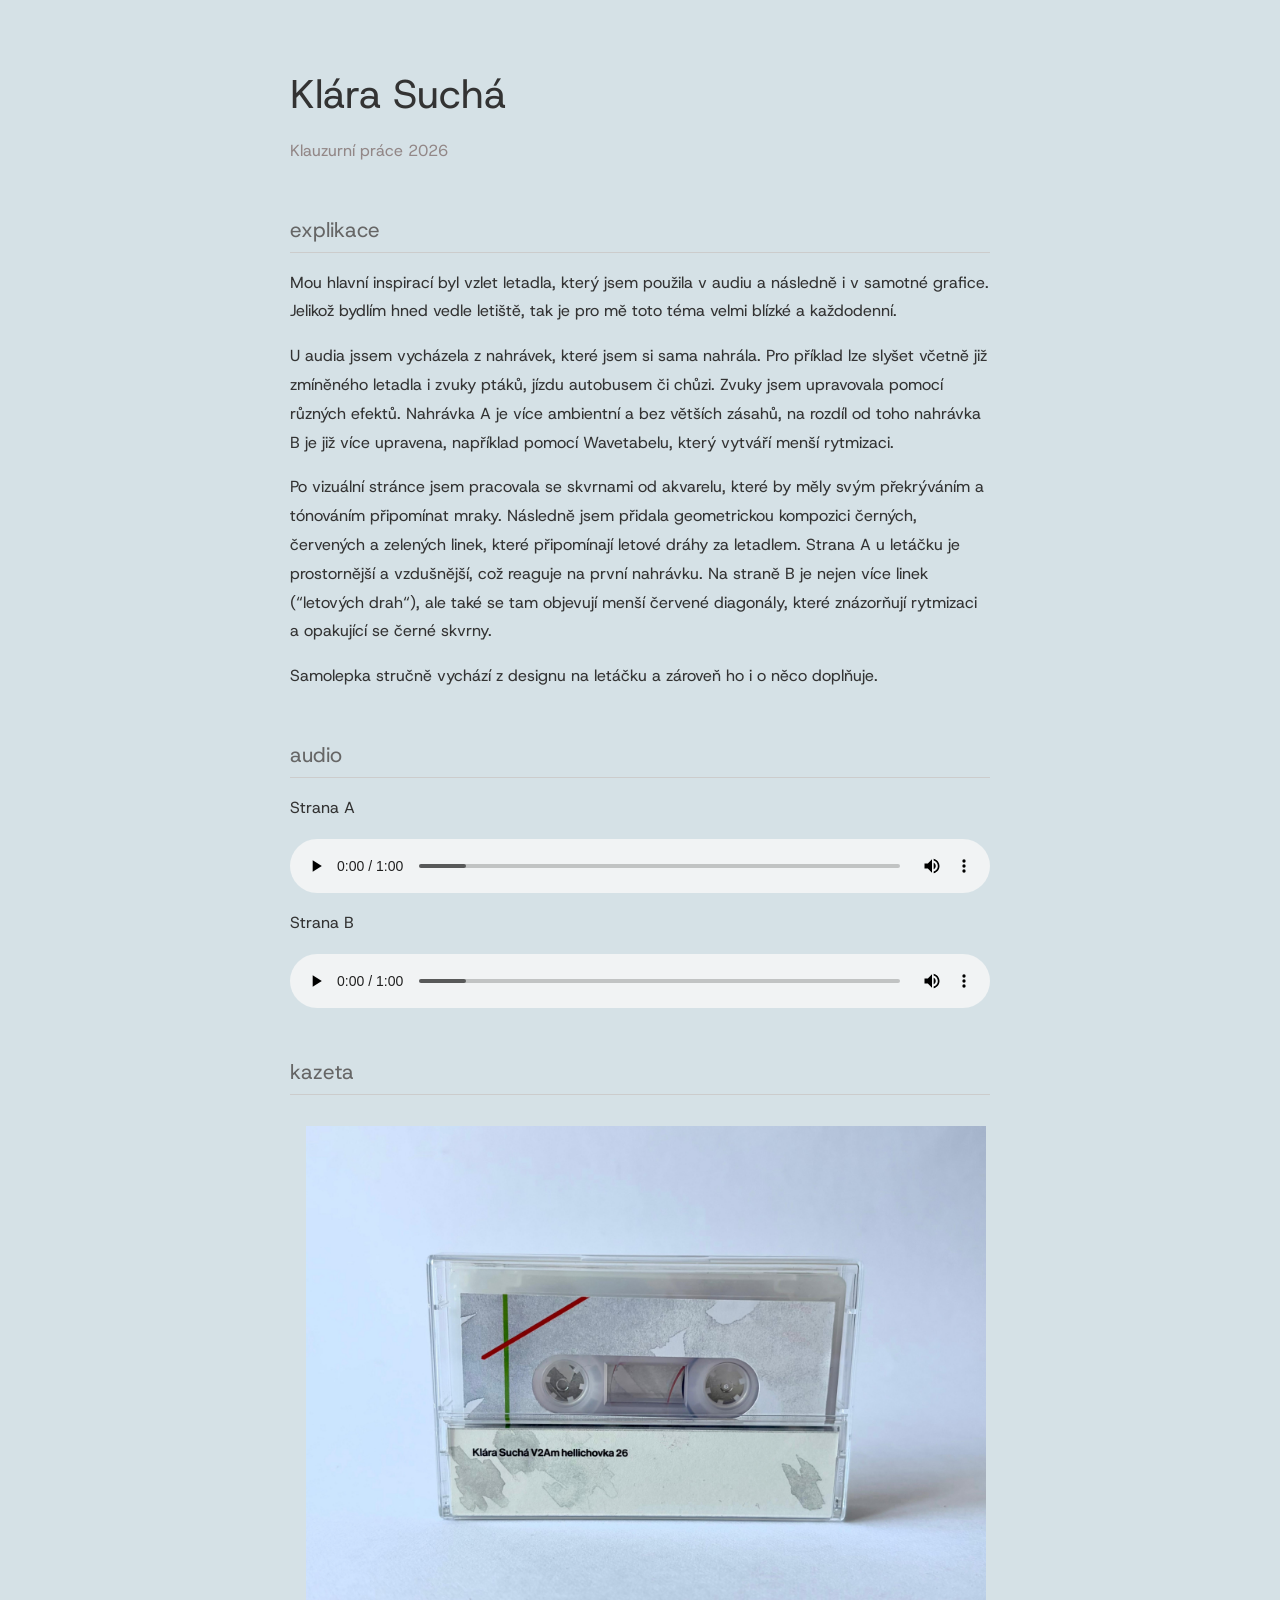
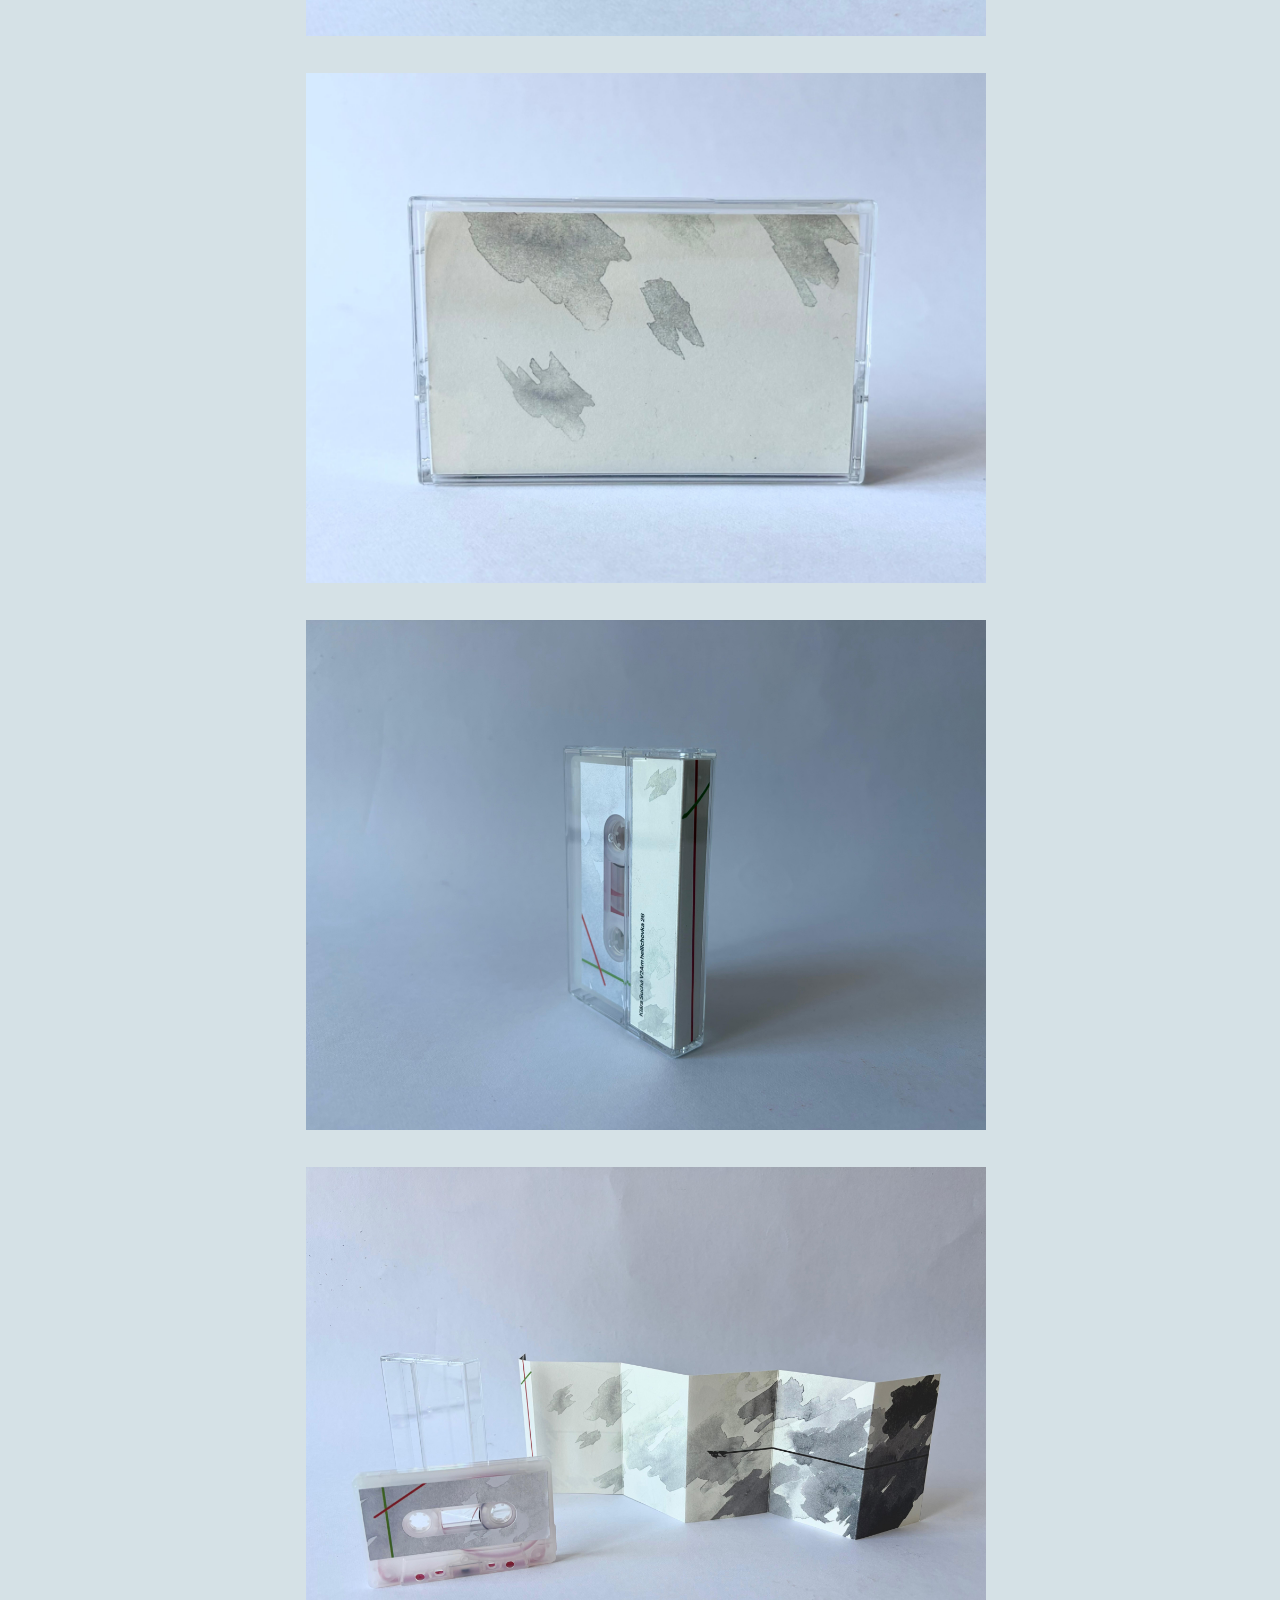
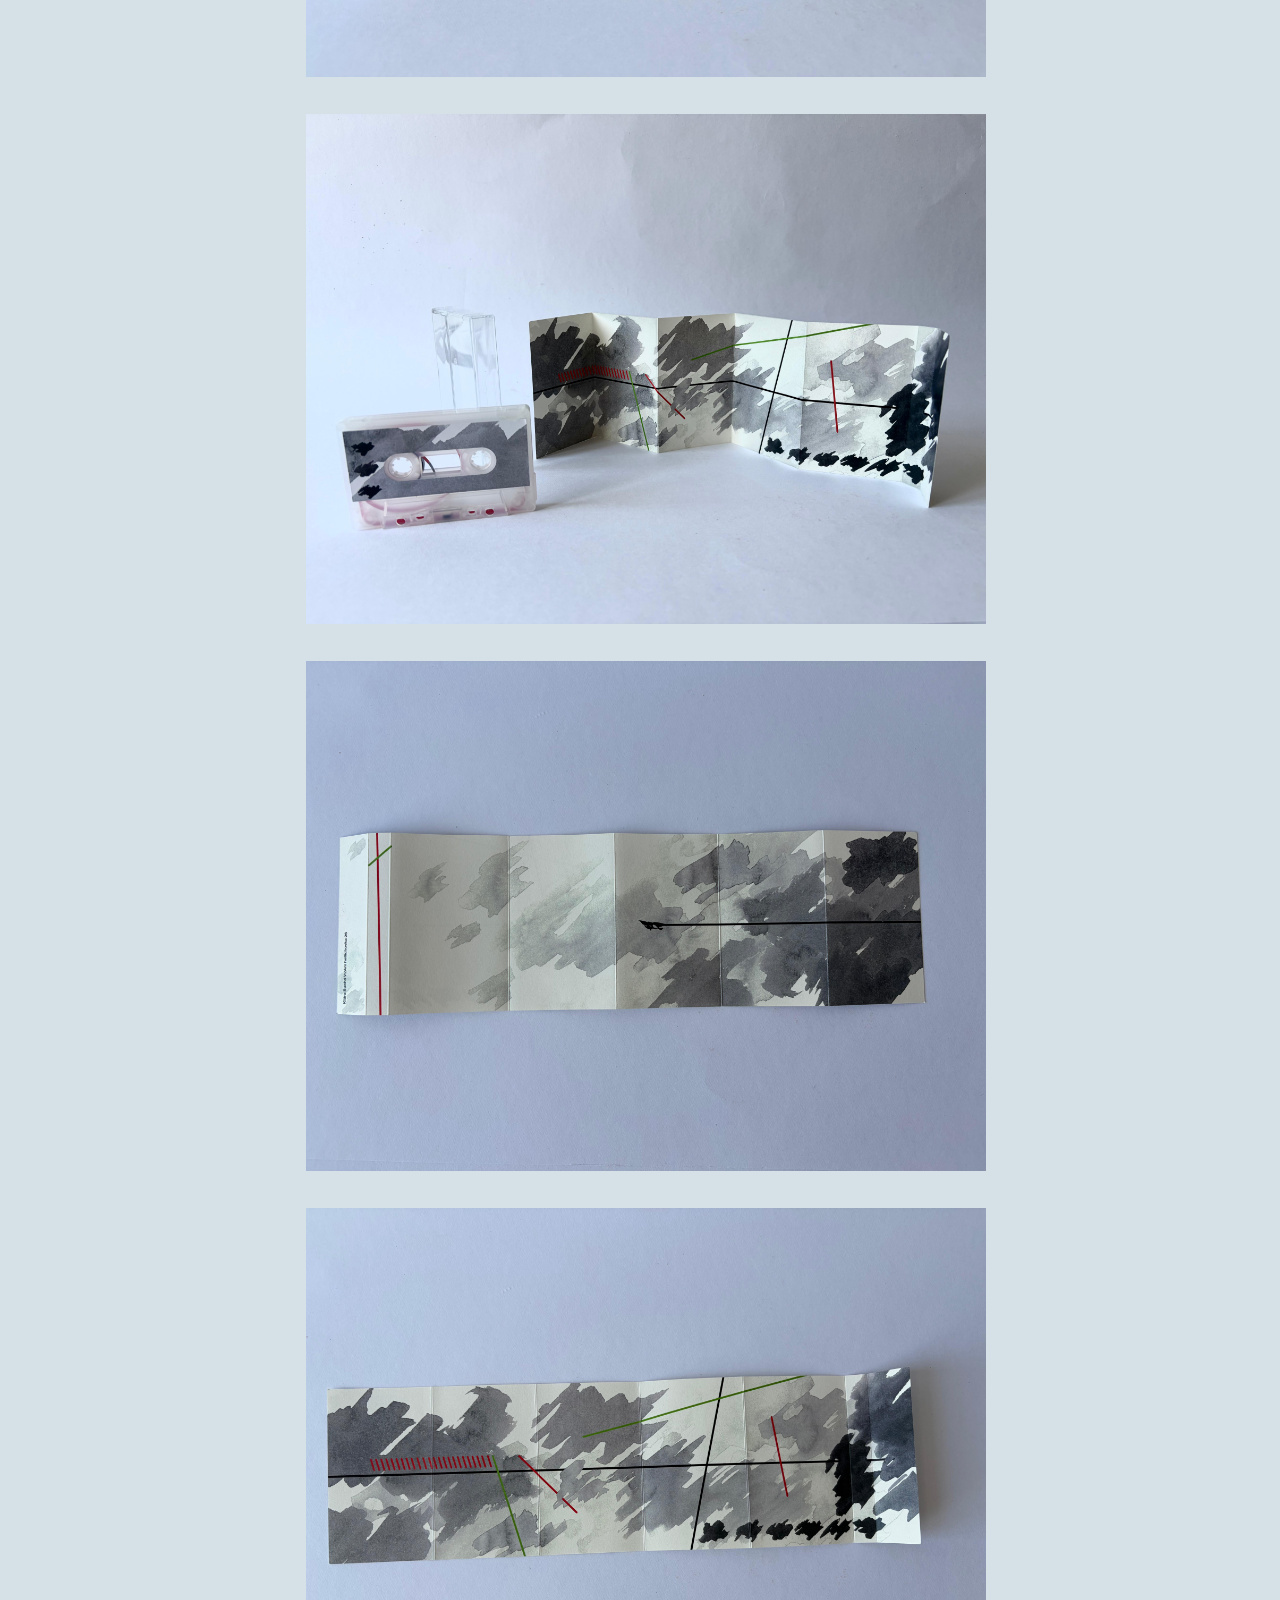
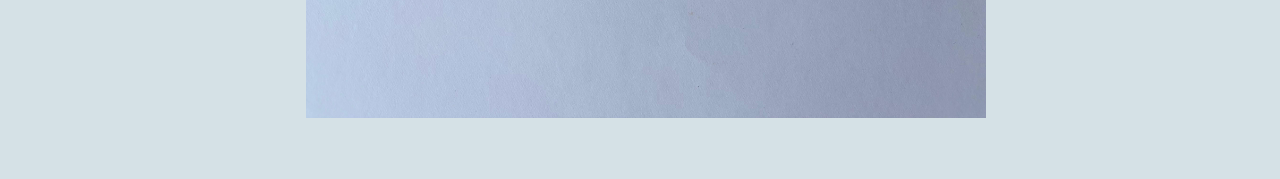
<file: index.html>
<!DOCTYPE html>
<html lang="en">
<head>
  <meta charset="UTF-8" />
  <meta name="viewport" content="width=device-width, initial-scale=1.0">
  <title>Klauzura</title>
  <link rel="stylesheet" href="style.css">
 <link rel="preconnect" href="https://fonts.googleapis.com">
<link rel="preconnect" href="https://fonts.gstatic.com" crossorigin>
<link href="https://fonts.googleapis.com/css2?family=Host+Grotesk:ital,wght@0,300..800;1,300..800&display=swap" rel="stylesheet">


</head>
<body>

  <h1>Klára Suchá</h1>
  <p style="color:#928787;">Klauzurní práce  2026</p>

  <h2>explikace</h2>
  <p>
    Mou hlavní inspirací byl vzlet letadla, který jsem použila v audiu a následně i v samotné grafice. Jelikož bydlím hned vedle letiště, tak je pro mě toto téma velmi blízké a každodenní. 
  </p>
  <p>U audia jssem vycházela z nahrávek, které jsem si sama nahrála. Pro příklad lze slyšet včetně již zmíněného letadla i zvuky ptáků, jízdu autobusem či chůzi. 
    Zvuky jsem upravovala pomocí různých efektů. Nahrávka A je více ambientní a bez větších zásahů, na rozdíl od toho nahrávka B je již více upravena, například pomocí Wavetabelu, který vytváří menší rytmizaci.</p>
    <p>Po vizuální stránce jsem pracovala se skvrnami od akvarelu, které by měly svým překrýváním a tónováním připomínat mraky. Následně jsem přidala geometrickou kompozici černých, červených a zelených linek, které připomínají letové dráhy za letadlem. 
      Strana A u letáčku je prostornější a vzdušnější, což reaguje na první nahrávku. Na straně B je nejen více linek (“letových drah“), ale také se tam objevují menší červené diagonály, které znázorňují rytmizaci a opakující se černé skvrny.</p>
      <p>Samolepka stručně vychází z designu na letáčku a zároveň ho i o něco doplňuje.</p>

  <h2>audio</h2>
  <p>Strana A</p>
  <audio controls src="suchaklara_A.wav"></audio>

  <p>Strana B</p>
  <audio controls src="suchaklara_B.wav"></audio>

  <h2>kazeta</h2>
  <img src="1.jpeg" alt="fotografie 1">
  <img src="2.jpeg" alt="fotografie 2">
  <img src="5.jpeg" alt="fotografie 3">
  <img src="3.jpeg" alt="fotografie 4">
  <img src="4.jpeg" alt="fotografie 5">
  <img src="6.jpeg" alt="fotografie 6">
  <img src="7.jpeg" alt="fotografie 7">

</body>
</html>
</file>
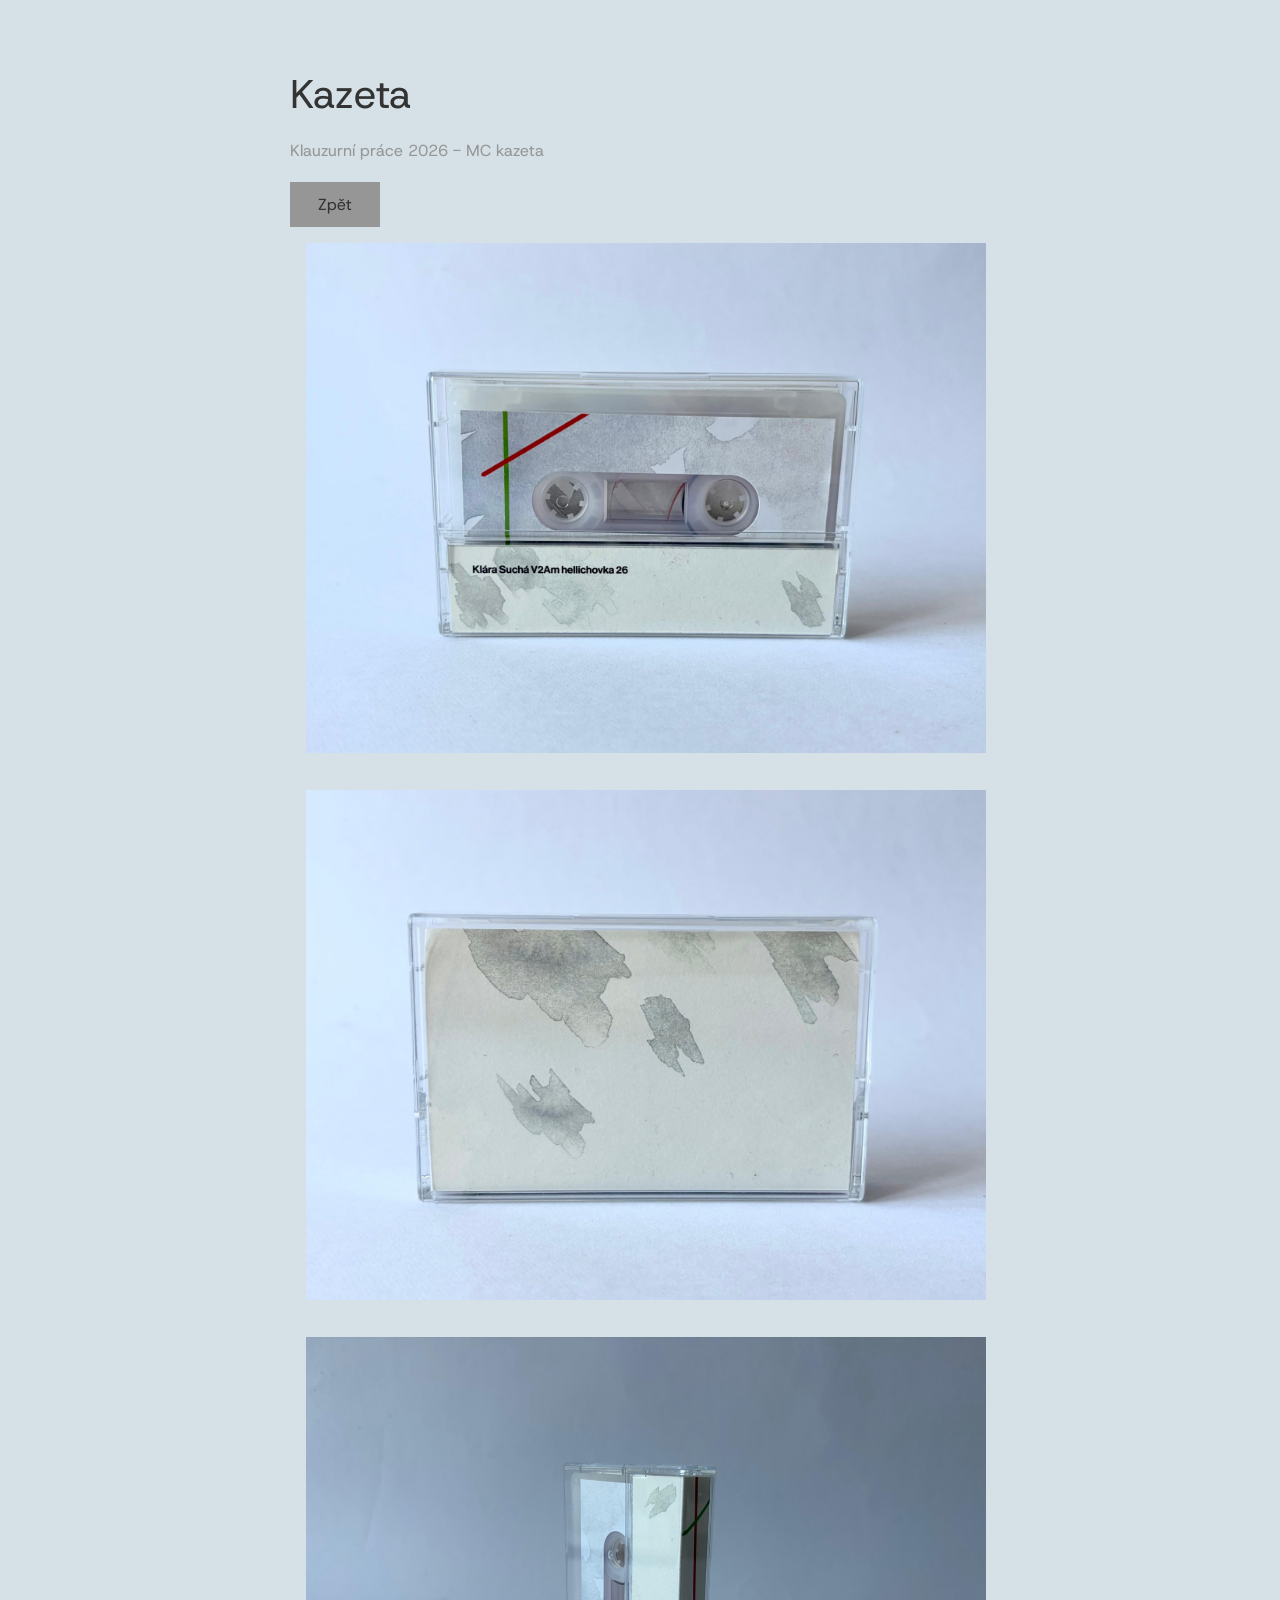
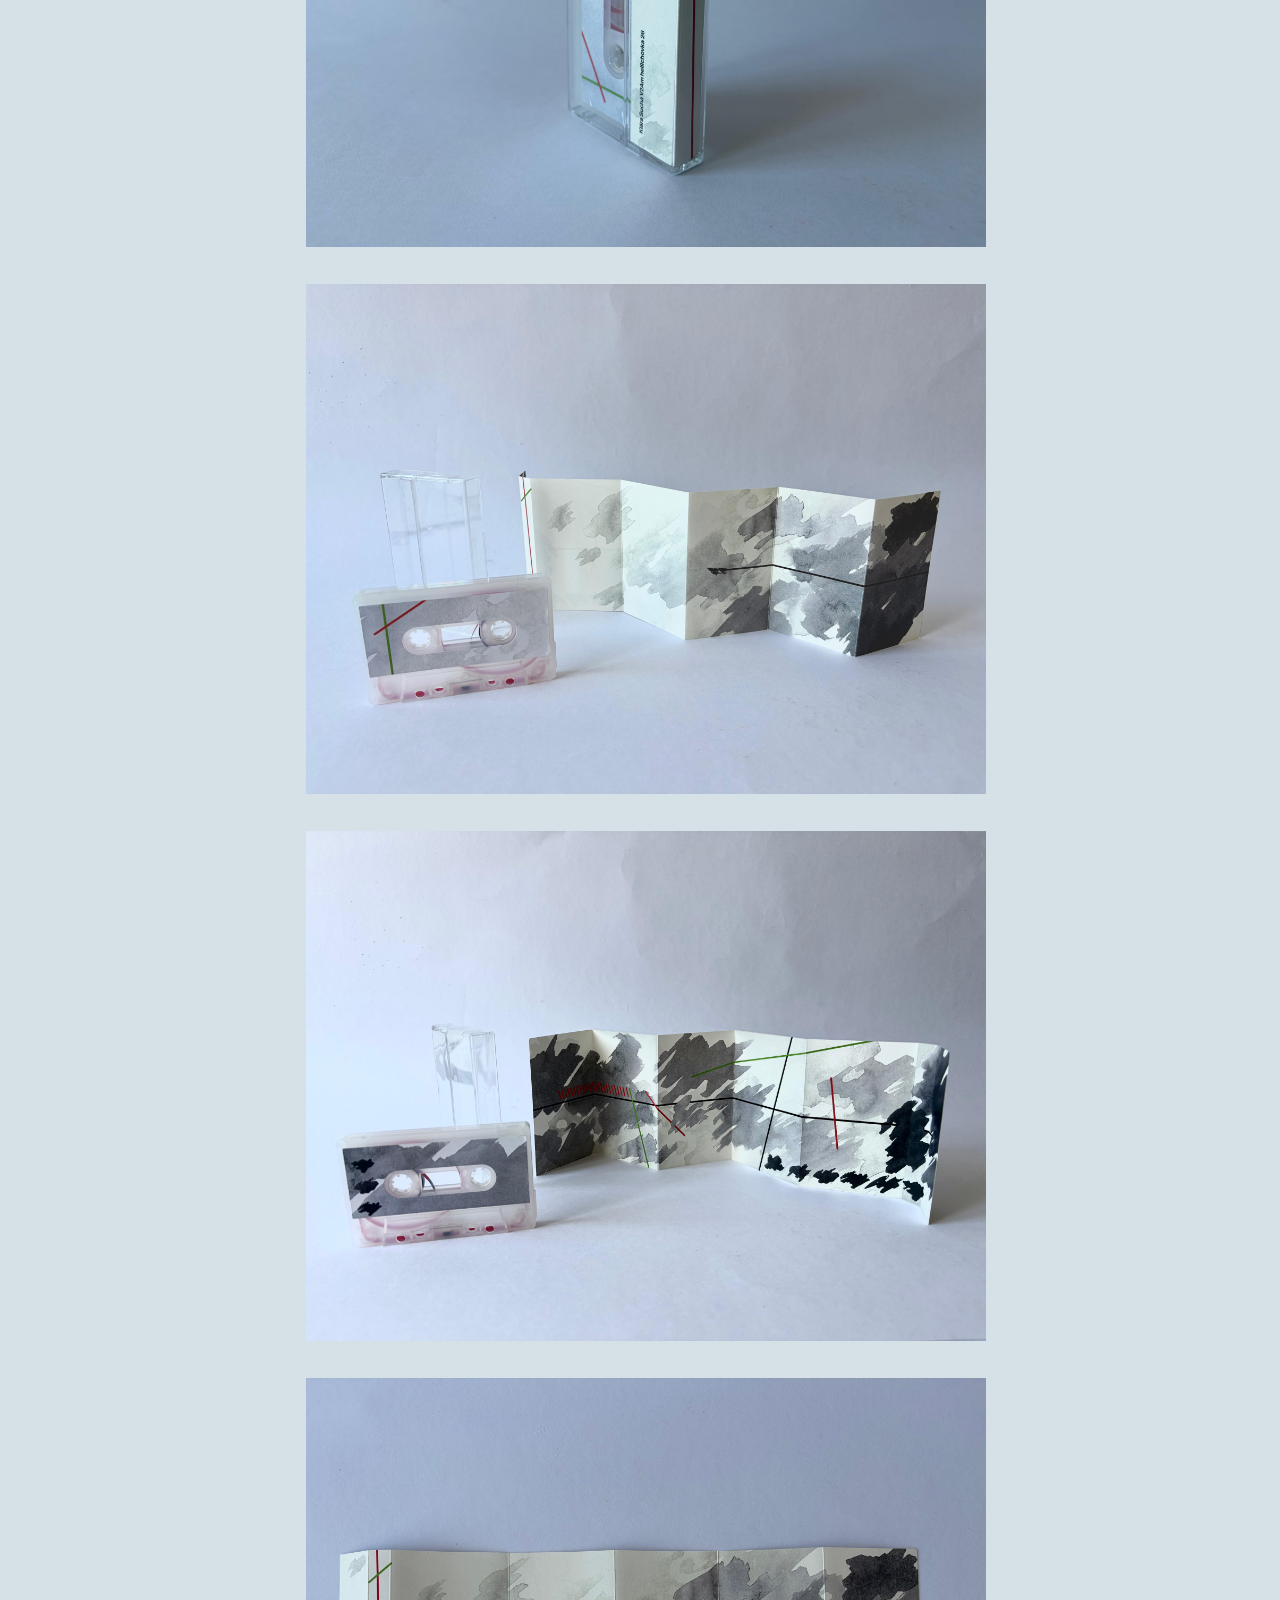
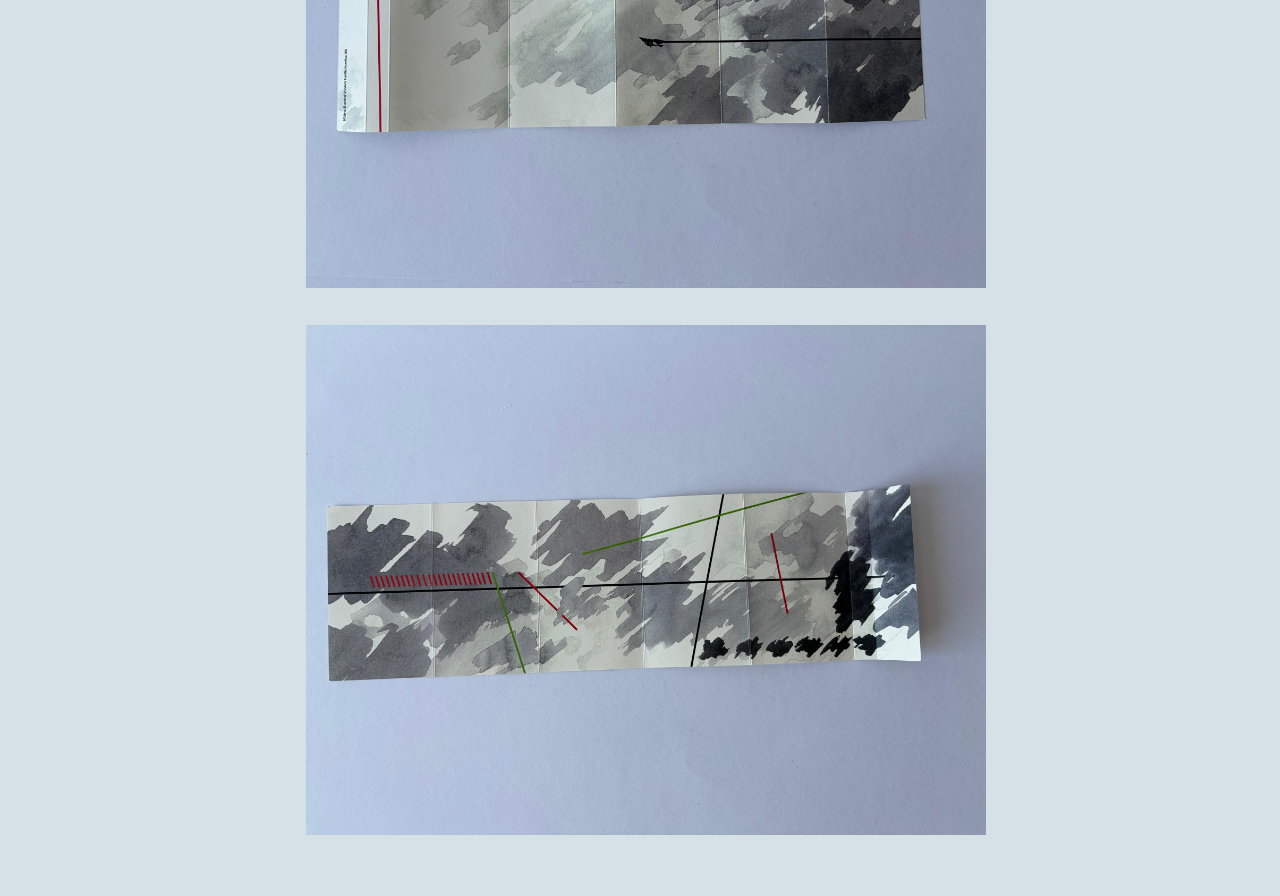
<file: galerie.html>
<!DOCTYPE html>
<html lang="en">
<head>
    <meta charset="UTF-8">
    <meta name="viewport" content="width=device-width, initial-scale=1.0">
    <title>Galerie</title>
    <link rel="stylesheet" href="style.css">
 <link rel="preconnect" href="https://fonts.googleapis.com">
<link rel="preconnect" href="https://fonts.gstatic.com" crossorigin>
<link href="https://fonts.googleapis.com/css2?family=Host+Grotesk:ital,wght@0,300..800;1,300..800&display=swap" rel="stylesheet">
</head>

<body>

  <h1>Kazeta</h1>
  <p style="color:#969696;">Klauzurní práce  2026 - MC kazeta</p>

    <a href="index.html" style="
  display: inline-block;
  padding: 12px 28px;
  background: #969696;
  color: #333;
  text-decoration: none;
">Zpět</a>

    <img src="1.jpeg" alt="fotografie 1">
  <img src="2.jpeg" alt="fotografie 2">
  <img src="5.jpeg" alt="fotografie 3">
  <img src="3.jpeg" alt="fotografie 4">
  <img src="4.jpeg" alt="fotografie 5">
  <img src="6.jpeg" alt="fotografie 6">
  <img src="7.jpeg" alt="fotografie 7">
</body>
</html>
</file>
<file: style.css>
body {
      font-family: "Host Grotesk", sans-serif;
      max-width: 700px;
      margin: 0 auto;
      padding: 40px 20px;
      background: hsl(200, 26%, 87%);
      color: #333;
    }

    h1 { font-size: 2.5rem; font-weight: normal; margin-bottom: 5px; }
    h2 { font-size: 1.3rem; font-weight: normal; color: #666; margin: 50px 0 15px; border-bottom: 1px solid #ccc; padding-bottom: 8px; }

    p { line-height: 1.8; }

    img { width: 100%; max-width: 680px; margin: 16px; }

    audio { display: block; margin: 10px 0; width: 100%; }
</file>
